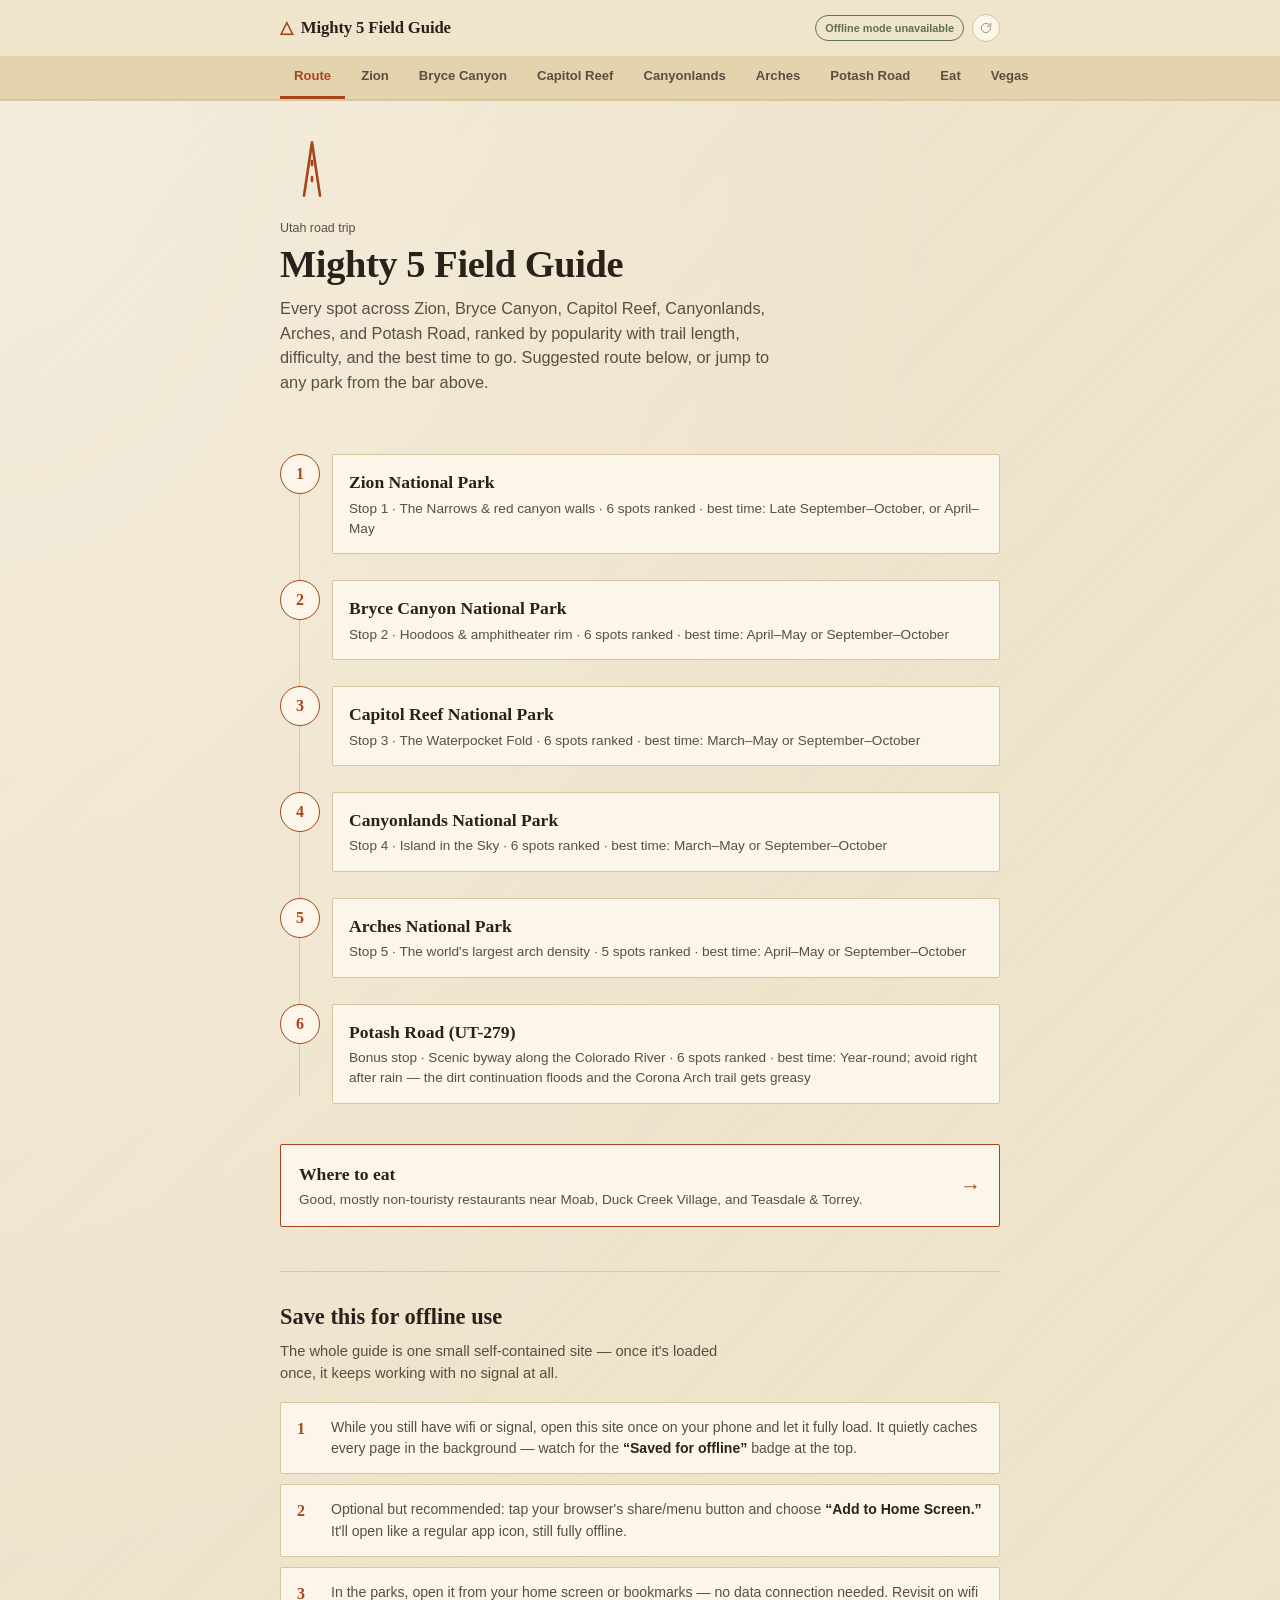
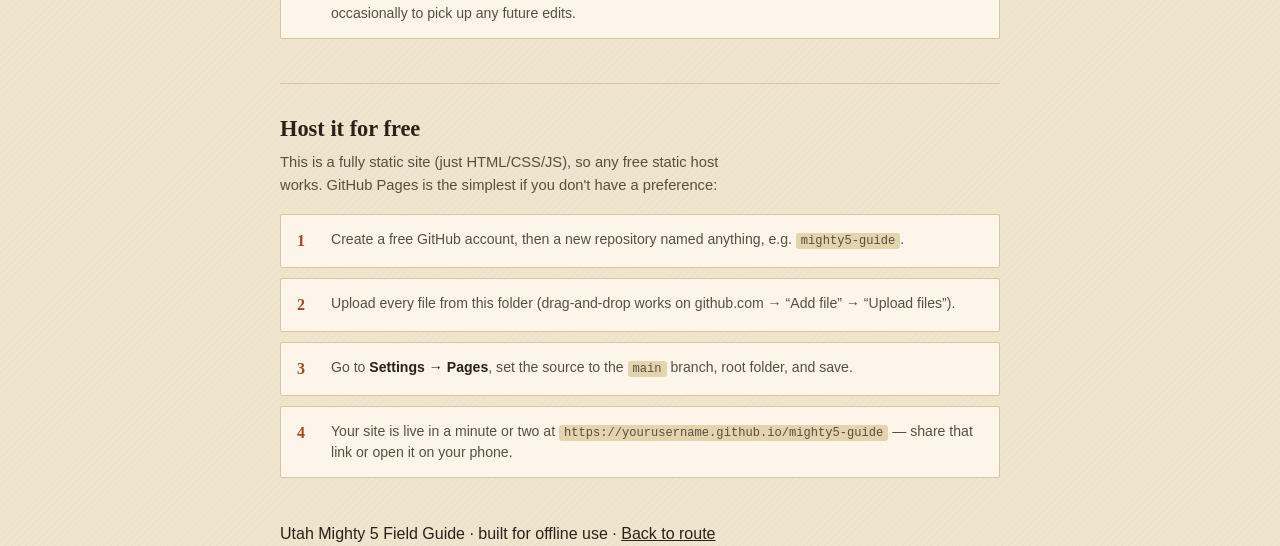
<file: index.html>
<!DOCTYPE html>
<html lang="en">
<head>
<meta charset="UTF-8">
<meta name="viewport" content="width=device-width, initial-scale=1, viewport-fit=cover">
<title>Mighty 5 Field Guide — Utah National Parks Trip</title>
<meta name="description" content="A ranked, offline-ready guide to Zion, Bryce Canyon, Capitol Reef, Canyonlands, Arches, and Potash Road.">
<link rel="manifest" href="manifest.json">
<meta name="theme-color" content="#EFE4CC">
<link rel="stylesheet" href="style.css">
</head>
<body>
  <header class="topbar">
    <div class="topbar-inner">
      <a class="brand" href="index.html"><span class="mark">&#9651;</span> Mighty 5 Field Guide</a>
      <div class="topbar-actions">
        <span class="offline-pill" id="offlinePill">Caching for offline…</span>
        <button class="refresh-btn" id="refreshBtn" type="button" title="Refresh content (ignores cache)" aria-label="Refresh content (ignores cache)">
          <svg class="icon" viewBox="0 0 48 48"><path d="M40 24a16 16 0 1 1-4.7-11.3" /><path d="M40 8v10h-10" /></svg>
        </button>
      </div>
    </div>
    <nav class="parknav"><div class="parknav-inner">
      <a href="index.html" class="active">Route</a>
      <a href="zion.html" class="">Zion</a>
      <a href="bryce-canyon.html" class="">Bryce Canyon</a>
      <a href="capitol-reef.html" class="">Capitol Reef</a>
      <a href="canyonlands.html" class="">Canyonlands</a>
      <a href="arches.html" class="">Arches</a>
      <a href="potash-road.html" class="">Potash Road</a>
      <a href="eat.html" class="">Eat</a>
      <a href="vegas.html" class="">Vegas</a>
    </div></nav>
  </header>
  <main class="wrap">
    <section class="hero">
      <svg class="icon hero-icon" viewBox="0 0 48 48"><path d="M18 44l6-40M30 44l-6-40" /><path d="M24 6v6M24 18v6M24 30v6" stroke-dasharray="3 4"/></svg>
      <p class="hero-eyebrow">Utah road trip</p>
      <h1>Mighty 5 Field Guide</h1>
      <p class="lede">Every spot across Zion, Bryce Canyon, Capitol Reef, Canyonlands, Arches, and Potash Road, ranked by popularity with trail length, difficulty, and the best time to go. Suggested route below, or jump to any park from the bar above.</p>
    </section>

    <ol class="route">
      <li>
        <span class="route-num">1</span>
        <a href="zion.html">
          <h3>Zion National Park</h3>
          <p>Stop 1 · The Narrows &amp; red canyon walls &middot; 6 spots ranked &middot; best time: Late September–October, or April–May</p>
        </a>
      </li>
      <li>
        <span class="route-num">2</span>
        <a href="bryce-canyon.html">
          <h3>Bryce Canyon National Park</h3>
          <p>Stop 2 · Hoodoos &amp; amphitheater rim &middot; 6 spots ranked &middot; best time: April–May or September–October</p>
        </a>
      </li>
      <li>
        <span class="route-num">3</span>
        <a href="capitol-reef.html">
          <h3>Capitol Reef National Park</h3>
          <p>Stop 3 · The Waterpocket Fold &middot; 6 spots ranked &middot; best time: March–May or September–October</p>
        </a>
      </li>
      <li>
        <span class="route-num">4</span>
        <a href="canyonlands.html">
          <h3>Canyonlands National Park</h3>
          <p>Stop 4 · Island in the Sky &middot; 6 spots ranked &middot; best time: March–May or September–October</p>
        </a>
      </li>
      <li>
        <span class="route-num">5</span>
        <a href="arches.html">
          <h3>Arches National Park</h3>
          <p>Stop 5 · The world&#x27;s largest arch density &middot; 5 spots ranked &middot; best time: April–May or September–October</p>
        </a>
      </li>
      <li>
        <span class="route-num">6</span>
        <a href="potash-road.html">
          <h3>Potash Road (UT-279)</h3>
          <p>Bonus stop · Scenic byway along the Colorado River &middot; 6 spots ranked &middot; best time: Year-round; avoid right after rain — the dirt continuation floods and the Corona Arch trail gets greasy</p>
        </a>
      </li>
    </ol>

    <a class="eat-teaser" href="eat.html">
      <div>
        <h3>Where to eat</h3>
        <p>Good, mostly non-touristy restaurants near Moab, Duck Creek Village, and Teasdale &amp; Torrey.</p>
      </div>
      <span class="eat-teaser-arrow">&rarr;</span>
    </a>

    <section class="setup">
      <h2>Save this for offline use</h2>
      <p>The whole guide is one small self-contained site — once it's loaded once, it keeps working with no signal at all.</p>
      <div class="setup-grid">
        <div class="setup-card"><span class="num">1</span><p>While you still have wifi or signal, open this site once on your phone and let it fully load. It quietly caches every page in the background — watch for the <strong>&ldquo;Saved for offline&rdquo;</strong> badge at the top.</p></div>
        <div class="setup-card"><span class="num">2</span><p>Optional but recommended: tap your browser's share/menu button and choose <strong>&ldquo;Add to Home Screen.&rdquo;</strong> It'll open like a regular app icon, still fully offline.</p></div>
        <div class="setup-card"><span class="num">3</span><p>In the parks, open it from your home screen or bookmarks — no data connection needed. Revisit on wifi occasionally to pick up any future edits.</p></div>
      </div>
    </section>

    <section class="setup">
      <h2>Host it for free</h2>
      <p>This is a fully static site (just HTML/CSS/JS), so any free static host works. GitHub Pages is the simplest if you don't have a preference:</p>
      <div class="setup-grid">
        <div class="setup-card"><span class="num">1</span><p>Create a free GitHub account, then a new repository named anything, e.g. <code>mighty5-guide</code>.</p></div>
        <div class="setup-card"><span class="num">2</span><p>Upload every file from this folder (drag-and-drop works on github.com &rarr; &ldquo;Add file&rdquo; &rarr; &ldquo;Upload files&rdquo;).</p></div>
        <div class="setup-card"><span class="num">3</span><p>Go to <strong>Settings &rarr; Pages</strong>, set the source to the <code>main</code> branch, root folder, and save.</p></div>
        <div class="setup-card"><span class="num">4</span><p>Your site is live in a minute or two at <code>https://yourusername.github.io/mighty5-guide</code> — share that link or open it on your phone.</p></div>
      </div>
    </section>
  </main>
  <footer class="wrap">
    Utah Mighty 5 Field Guide &middot; built for offline use &middot; <a href="index.html">Back to route</a>
  </footer>
  <script src="app.js"></script>
</body>
</html>
</file>
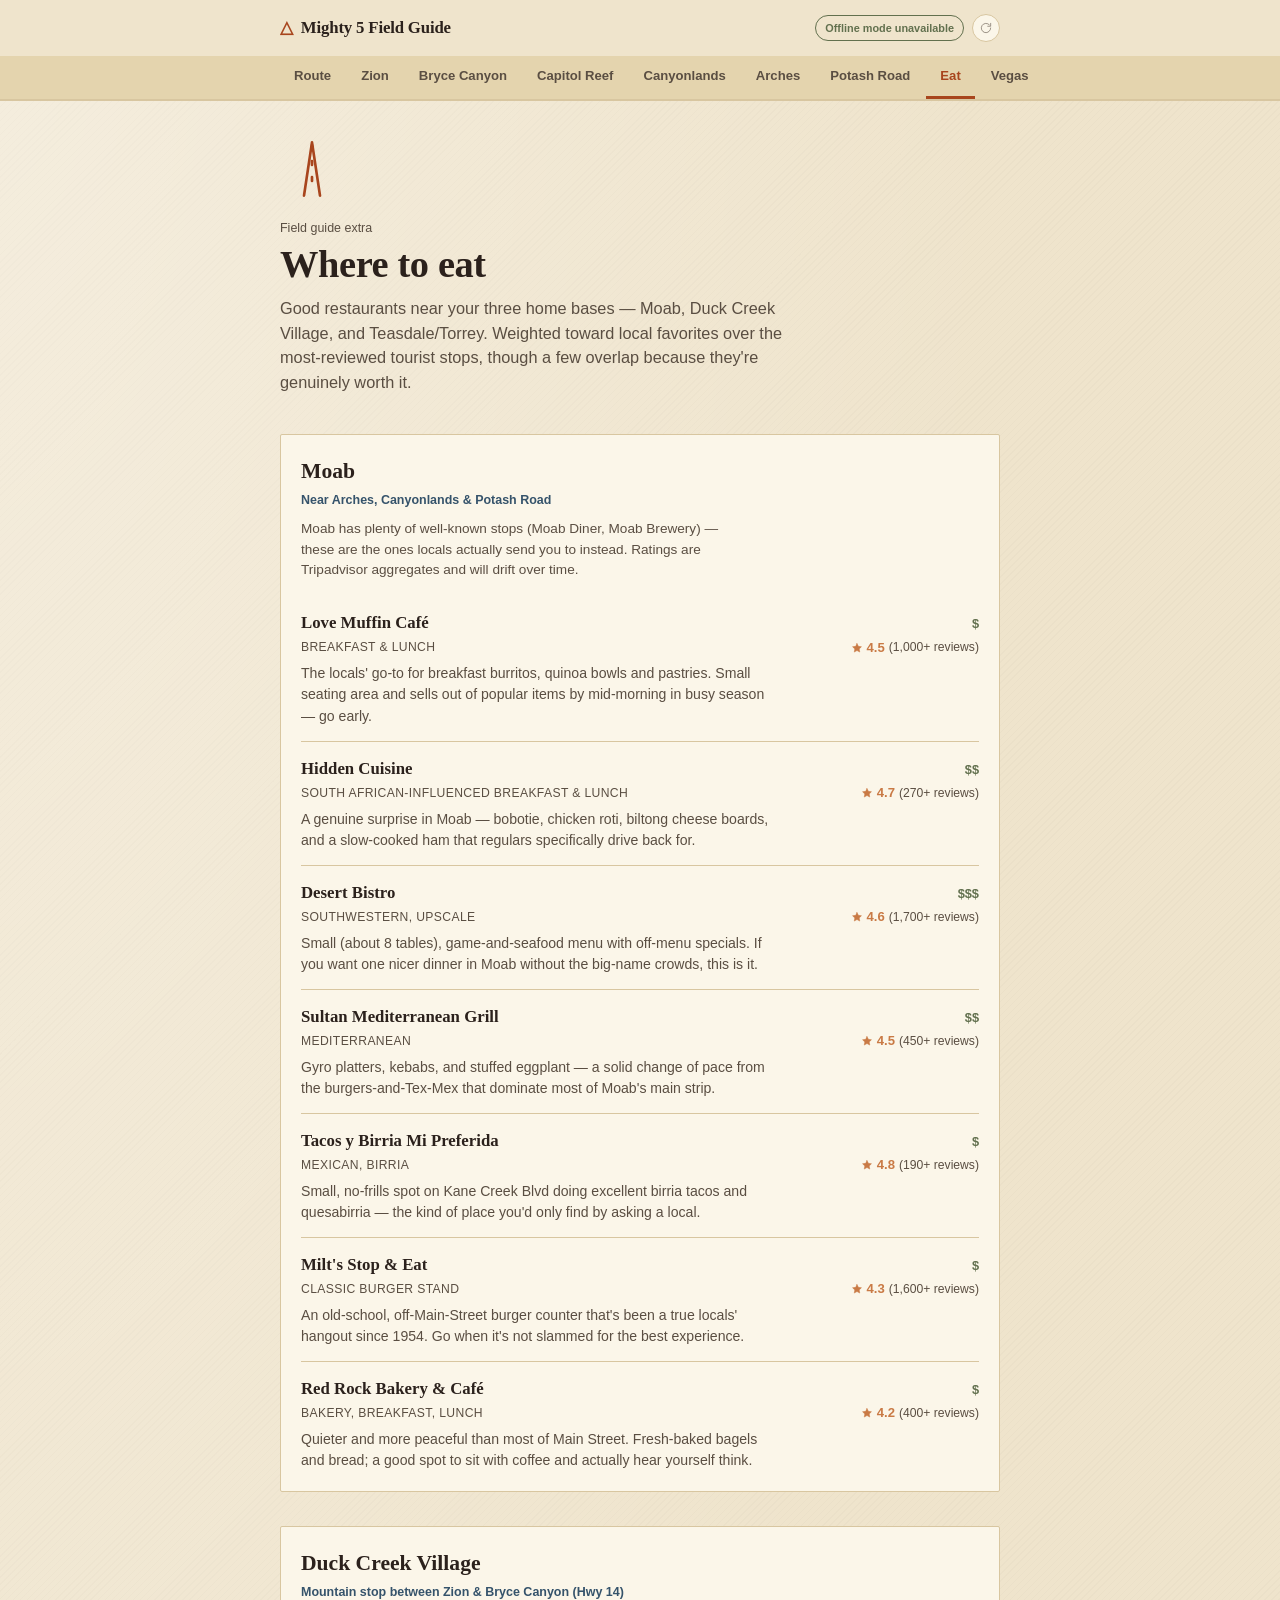
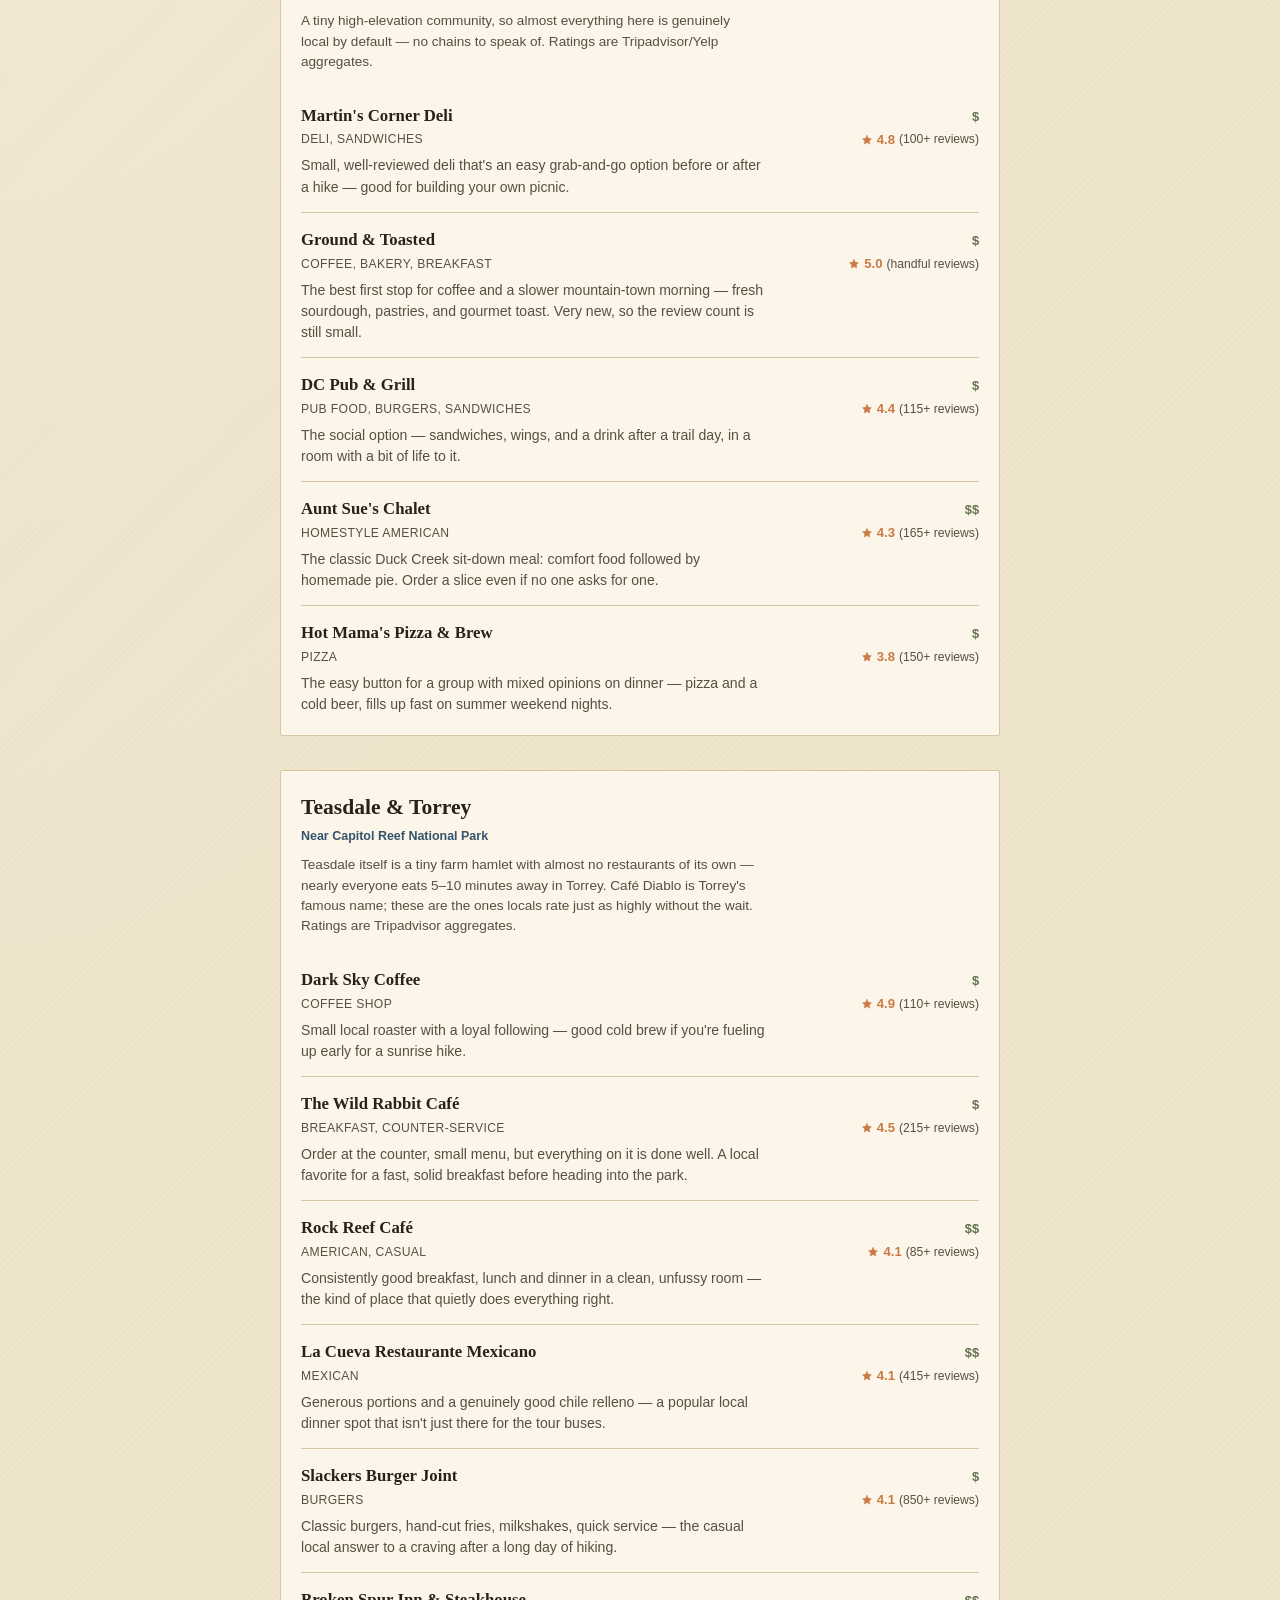
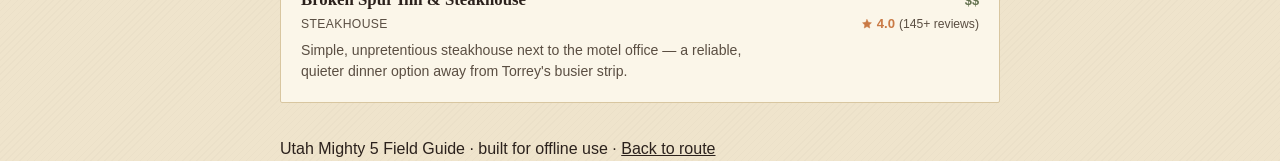
<file: eat.html>
<!DOCTYPE html>
<html lang="en">
<head>
<meta charset="UTF-8">
<meta name="viewport" content="width=device-width, initial-scale=1, viewport-fit=cover">
<title>Where to Eat — Mighty 5 Field Guide</title>
<meta name="description" content="Good, mostly non-touristy restaurants near Moab, Duck Creek Village, and Teasdale/Torrey, Utah.">
<link rel="manifest" href="manifest.json">
<meta name="theme-color" content="#EFE4CC">
<link rel="stylesheet" href="style.css">
</head>
<body>
  <header class="topbar">
    <div class="topbar-inner">
      <a class="brand" href="index.html"><span class="mark">&#9651;</span> Mighty 5 Field Guide</a>
      <div class="topbar-actions">
        <span class="offline-pill" id="offlinePill">Caching for offline…</span>
        <button class="refresh-btn" id="refreshBtn" type="button" title="Refresh content (ignores cache)" aria-label="Refresh content (ignores cache)">
          <svg class="icon" viewBox="0 0 48 48"><path d="M40 24a16 16 0 1 1-4.7-11.3" /><path d="M40 8v10h-10" /></svg>
        </button>
      </div>
    </div>
    <nav class="parknav"><div class="parknav-inner">
      <a href="index.html" class="">Route</a>
      <a href="zion.html" class="">Zion</a>
      <a href="bryce-canyon.html" class="">Bryce Canyon</a>
      <a href="capitol-reef.html" class="">Capitol Reef</a>
      <a href="canyonlands.html" class="">Canyonlands</a>
      <a href="arches.html" class="">Arches</a>
      <a href="potash-road.html" class="">Potash Road</a>
      <a href="eat.html" class="active">Eat</a>
      <a href="vegas.html" class="">Vegas</a>
    </div></nav>
  </header>
  <main class="wrap">
    <section class="hero">
      <svg class="icon hero-icon" viewBox="0 0 48 48"><path d="M18 44l6-40M30 44l-6-40" /><path d="M24 6v6M24 18v6M24 30v6" stroke-dasharray="3 4"/></svg>
      <p class="hero-eyebrow">Field guide extra</p>
      <h1>Where to eat</h1>
      <p class="lede">Good restaurants near your three home bases — Moab, Duck Creek Village, and Teasdale/Torrey. Weighted toward local favorites over the most-reviewed tourist stops, though a few overlap because they're genuinely worth it.</p>
    </section>

    <section class="town">
      <h2>Moab</h2>
      <p class="town-kicker">Near Arches, Canyonlands &amp; Potash Road</p>
      <p class="town-note">Moab has plenty of well-known stops (Moab Diner, Moab Brewery) — these are the ones locals actually send you to instead. Ratings are Tripadvisor aggregates and will drift over time.</p>
      <ul class="eatery-list">
      <li class="eatery">
        <div class="eatery-top">
          <h4>Love Muffin Café</h4>
          <span class="eatery-price">$</span>
        </div>
        <div class="eatery-meta">
          <span class="eatery-cuisine">Breakfast &amp; lunch</span>
          <span class="eatery-rating"><svg class="icon" viewBox="0 0 48 48"><path d="M24 6l5.4 11.3 12.4 1.7-9 8.8 2.2 12.4L24 34l-11 6.2 2.2-12.4-9-8.8 12.4-1.7z" /></svg> 4.5 <span class="eatery-reviews">(1,000+ reviews)</span></span>
        </div>
        <p class="eatery-note">The locals&#x27; go-to for breakfast burritos, quinoa bowls and pastries. Small seating area and sells out of popular items by mid-morning in busy season — go early.</p>
      </li>
      <li class="eatery">
        <div class="eatery-top">
          <h4>Hidden Cuisine</h4>
          <span class="eatery-price">$$</span>
        </div>
        <div class="eatery-meta">
          <span class="eatery-cuisine">South African-influenced breakfast &amp; lunch</span>
          <span class="eatery-rating"><svg class="icon" viewBox="0 0 48 48"><path d="M24 6l5.4 11.3 12.4 1.7-9 8.8 2.2 12.4L24 34l-11 6.2 2.2-12.4-9-8.8 12.4-1.7z" /></svg> 4.7 <span class="eatery-reviews">(270+ reviews)</span></span>
        </div>
        <p class="eatery-note">A genuine surprise in Moab — bobotie, chicken roti, biltong cheese boards, and a slow-cooked ham that regulars specifically drive back for.</p>
      </li>
      <li class="eatery">
        <div class="eatery-top">
          <h4>Desert Bistro</h4>
          <span class="eatery-price">$$$</span>
        </div>
        <div class="eatery-meta">
          <span class="eatery-cuisine">Southwestern, upscale</span>
          <span class="eatery-rating"><svg class="icon" viewBox="0 0 48 48"><path d="M24 6l5.4 11.3 12.4 1.7-9 8.8 2.2 12.4L24 34l-11 6.2 2.2-12.4-9-8.8 12.4-1.7z" /></svg> 4.6 <span class="eatery-reviews">(1,700+ reviews)</span></span>
        </div>
        <p class="eatery-note">Small (about 8 tables), game-and-seafood menu with off-menu specials. If you want one nicer dinner in Moab without the big-name crowds, this is it.</p>
      </li>
      <li class="eatery">
        <div class="eatery-top">
          <h4>Sultan Mediterranean Grill</h4>
          <span class="eatery-price">$$</span>
        </div>
        <div class="eatery-meta">
          <span class="eatery-cuisine">Mediterranean</span>
          <span class="eatery-rating"><svg class="icon" viewBox="0 0 48 48"><path d="M24 6l5.4 11.3 12.4 1.7-9 8.8 2.2 12.4L24 34l-11 6.2 2.2-12.4-9-8.8 12.4-1.7z" /></svg> 4.5 <span class="eatery-reviews">(450+ reviews)</span></span>
        </div>
        <p class="eatery-note">Gyro platters, kebabs, and stuffed eggplant — a solid change of pace from the burgers-and-Tex-Mex that dominate most of Moab&#x27;s main strip.</p>
      </li>
      <li class="eatery">
        <div class="eatery-top">
          <h4>Tacos y Birria Mi Preferida</h4>
          <span class="eatery-price">$</span>
        </div>
        <div class="eatery-meta">
          <span class="eatery-cuisine">Mexican, birria</span>
          <span class="eatery-rating"><svg class="icon" viewBox="0 0 48 48"><path d="M24 6l5.4 11.3 12.4 1.7-9 8.8 2.2 12.4L24 34l-11 6.2 2.2-12.4-9-8.8 12.4-1.7z" /></svg> 4.8 <span class="eatery-reviews">(190+ reviews)</span></span>
        </div>
        <p class="eatery-note">Small, no-frills spot on Kane Creek Blvd doing excellent birria tacos and quesabirria — the kind of place you&#x27;d only find by asking a local.</p>
      </li>
      <li class="eatery">
        <div class="eatery-top">
          <h4>Milt&#x27;s Stop &amp; Eat</h4>
          <span class="eatery-price">$</span>
        </div>
        <div class="eatery-meta">
          <span class="eatery-cuisine">Classic burger stand</span>
          <span class="eatery-rating"><svg class="icon" viewBox="0 0 48 48"><path d="M24 6l5.4 11.3 12.4 1.7-9 8.8 2.2 12.4L24 34l-11 6.2 2.2-12.4-9-8.8 12.4-1.7z" /></svg> 4.3 <span class="eatery-reviews">(1,600+ reviews)</span></span>
        </div>
        <p class="eatery-note">An old-school, off-Main-Street burger counter that&#x27;s been a true locals&#x27; hangout since 1954. Go when it&#x27;s not slammed for the best experience.</p>
      </li>
      <li class="eatery">
        <div class="eatery-top">
          <h4>Red Rock Bakery &amp; Café</h4>
          <span class="eatery-price">$</span>
        </div>
        <div class="eatery-meta">
          <span class="eatery-cuisine">Bakery, breakfast, lunch</span>
          <span class="eatery-rating"><svg class="icon" viewBox="0 0 48 48"><path d="M24 6l5.4 11.3 12.4 1.7-9 8.8 2.2 12.4L24 34l-11 6.2 2.2-12.4-9-8.8 12.4-1.7z" /></svg> 4.2 <span class="eatery-reviews">(400+ reviews)</span></span>
        </div>
        <p class="eatery-note">Quieter and more peaceful than most of Main Street. Fresh-baked bagels and bread; a good spot to sit with coffee and actually hear yourself think.</p>
      </li>
      </ul>
    </section>

    <section class="town">
      <h2>Duck Creek Village</h2>
      <p class="town-kicker">Mountain stop between Zion &amp; Bryce Canyon (Hwy 14)</p>
      <p class="town-note">A tiny high-elevation community, so almost everything here is genuinely local by default — no chains to speak of. Ratings are Tripadvisor/Yelp aggregates.</p>
      <ul class="eatery-list">
      <li class="eatery">
        <div class="eatery-top">
          <h4>Martin&#x27;s Corner Deli</h4>
          <span class="eatery-price">$</span>
        </div>
        <div class="eatery-meta">
          <span class="eatery-cuisine">Deli, sandwiches</span>
          <span class="eatery-rating"><svg class="icon" viewBox="0 0 48 48"><path d="M24 6l5.4 11.3 12.4 1.7-9 8.8 2.2 12.4L24 34l-11 6.2 2.2-12.4-9-8.8 12.4-1.7z" /></svg> 4.8 <span class="eatery-reviews">(100+ reviews)</span></span>
        </div>
        <p class="eatery-note">Small, well-reviewed deli that&#x27;s an easy grab-and-go option before or after a hike — good for building your own picnic.</p>
      </li>
      <li class="eatery">
        <div class="eatery-top">
          <h4>Ground &amp; Toasted</h4>
          <span class="eatery-price">$</span>
        </div>
        <div class="eatery-meta">
          <span class="eatery-cuisine">Coffee, bakery, breakfast</span>
          <span class="eatery-rating"><svg class="icon" viewBox="0 0 48 48"><path d="M24 6l5.4 11.3 12.4 1.7-9 8.8 2.2 12.4L24 34l-11 6.2 2.2-12.4-9-8.8 12.4-1.7z" /></svg> 5.0 <span class="eatery-reviews">(handful reviews)</span></span>
        </div>
        <p class="eatery-note">The best first stop for coffee and a slower mountain-town morning — fresh sourdough, pastries, and gourmet toast. Very new, so the review count is still small.</p>
      </li>
      <li class="eatery">
        <div class="eatery-top">
          <h4>DC Pub &amp; Grill</h4>
          <span class="eatery-price">$</span>
        </div>
        <div class="eatery-meta">
          <span class="eatery-cuisine">Pub food, burgers, sandwiches</span>
          <span class="eatery-rating"><svg class="icon" viewBox="0 0 48 48"><path d="M24 6l5.4 11.3 12.4 1.7-9 8.8 2.2 12.4L24 34l-11 6.2 2.2-12.4-9-8.8 12.4-1.7z" /></svg> 4.4 <span class="eatery-reviews">(115+ reviews)</span></span>
        </div>
        <p class="eatery-note">The social option — sandwiches, wings, and a drink after a trail day, in a room with a bit of life to it.</p>
      </li>
      <li class="eatery">
        <div class="eatery-top">
          <h4>Aunt Sue&#x27;s Chalet</h4>
          <span class="eatery-price">$$</span>
        </div>
        <div class="eatery-meta">
          <span class="eatery-cuisine">Homestyle American</span>
          <span class="eatery-rating"><svg class="icon" viewBox="0 0 48 48"><path d="M24 6l5.4 11.3 12.4 1.7-9 8.8 2.2 12.4L24 34l-11 6.2 2.2-12.4-9-8.8 12.4-1.7z" /></svg> 4.3 <span class="eatery-reviews">(165+ reviews)</span></span>
        </div>
        <p class="eatery-note">The classic Duck Creek sit-down meal: comfort food followed by homemade pie. Order a slice even if no one asks for one.</p>
      </li>
      <li class="eatery">
        <div class="eatery-top">
          <h4>Hot Mama&#x27;s Pizza &amp; Brew</h4>
          <span class="eatery-price">$</span>
        </div>
        <div class="eatery-meta">
          <span class="eatery-cuisine">Pizza</span>
          <span class="eatery-rating"><svg class="icon" viewBox="0 0 48 48"><path d="M24 6l5.4 11.3 12.4 1.7-9 8.8 2.2 12.4L24 34l-11 6.2 2.2-12.4-9-8.8 12.4-1.7z" /></svg> 3.8 <span class="eatery-reviews">(150+ reviews)</span></span>
        </div>
        <p class="eatery-note">The easy button for a group with mixed opinions on dinner — pizza and a cold beer, fills up fast on summer weekend nights.</p>
      </li>
      </ul>
    </section>

    <section class="town">
      <h2>Teasdale &amp; Torrey</h2>
      <p class="town-kicker">Near Capitol Reef National Park</p>
      <p class="town-note">Teasdale itself is a tiny farm hamlet with almost no restaurants of its own — nearly everyone eats 5–10 minutes away in Torrey. Café Diablo is Torrey&#x27;s famous name; these are the ones locals rate just as highly without the wait. Ratings are Tripadvisor aggregates.</p>
      <ul class="eatery-list">
      <li class="eatery">
        <div class="eatery-top">
          <h4>Dark Sky Coffee</h4>
          <span class="eatery-price">$</span>
        </div>
        <div class="eatery-meta">
          <span class="eatery-cuisine">Coffee shop</span>
          <span class="eatery-rating"><svg class="icon" viewBox="0 0 48 48"><path d="M24 6l5.4 11.3 12.4 1.7-9 8.8 2.2 12.4L24 34l-11 6.2 2.2-12.4-9-8.8 12.4-1.7z" /></svg> 4.9 <span class="eatery-reviews">(110+ reviews)</span></span>
        </div>
        <p class="eatery-note">Small local roaster with a loyal following — good cold brew if you&#x27;re fueling up early for a sunrise hike.</p>
      </li>
      <li class="eatery">
        <div class="eatery-top">
          <h4>The Wild Rabbit Café</h4>
          <span class="eatery-price">$</span>
        </div>
        <div class="eatery-meta">
          <span class="eatery-cuisine">Breakfast, counter-service</span>
          <span class="eatery-rating"><svg class="icon" viewBox="0 0 48 48"><path d="M24 6l5.4 11.3 12.4 1.7-9 8.8 2.2 12.4L24 34l-11 6.2 2.2-12.4-9-8.8 12.4-1.7z" /></svg> 4.5 <span class="eatery-reviews">(215+ reviews)</span></span>
        </div>
        <p class="eatery-note">Order at the counter, small menu, but everything on it is done well. A local favorite for a fast, solid breakfast before heading into the park.</p>
      </li>
      <li class="eatery">
        <div class="eatery-top">
          <h4>Rock Reef Café</h4>
          <span class="eatery-price">$$</span>
        </div>
        <div class="eatery-meta">
          <span class="eatery-cuisine">American, casual</span>
          <span class="eatery-rating"><svg class="icon" viewBox="0 0 48 48"><path d="M24 6l5.4 11.3 12.4 1.7-9 8.8 2.2 12.4L24 34l-11 6.2 2.2-12.4-9-8.8 12.4-1.7z" /></svg> 4.1 <span class="eatery-reviews">(85+ reviews)</span></span>
        </div>
        <p class="eatery-note">Consistently good breakfast, lunch and dinner in a clean, unfussy room — the kind of place that quietly does everything right.</p>
      </li>
      <li class="eatery">
        <div class="eatery-top">
          <h4>La Cueva Restaurante Mexicano</h4>
          <span class="eatery-price">$$</span>
        </div>
        <div class="eatery-meta">
          <span class="eatery-cuisine">Mexican</span>
          <span class="eatery-rating"><svg class="icon" viewBox="0 0 48 48"><path d="M24 6l5.4 11.3 12.4 1.7-9 8.8 2.2 12.4L24 34l-11 6.2 2.2-12.4-9-8.8 12.4-1.7z" /></svg> 4.1 <span class="eatery-reviews">(415+ reviews)</span></span>
        </div>
        <p class="eatery-note">Generous portions and a genuinely good chile relleno — a popular local dinner spot that isn&#x27;t just there for the tour buses.</p>
      </li>
      <li class="eatery">
        <div class="eatery-top">
          <h4>Slackers Burger Joint</h4>
          <span class="eatery-price">$</span>
        </div>
        <div class="eatery-meta">
          <span class="eatery-cuisine">Burgers</span>
          <span class="eatery-rating"><svg class="icon" viewBox="0 0 48 48"><path d="M24 6l5.4 11.3 12.4 1.7-9 8.8 2.2 12.4L24 34l-11 6.2 2.2-12.4-9-8.8 12.4-1.7z" /></svg> 4.1 <span class="eatery-reviews">(850+ reviews)</span></span>
        </div>
        <p class="eatery-note">Classic burgers, hand-cut fries, milkshakes, quick service — the casual local answer to a craving after a long day of hiking.</p>
      </li>
      <li class="eatery">
        <div class="eatery-top">
          <h4>Broken Spur Inn &amp; Steakhouse</h4>
          <span class="eatery-price">$$</span>
        </div>
        <div class="eatery-meta">
          <span class="eatery-cuisine">Steakhouse</span>
          <span class="eatery-rating"><svg class="icon" viewBox="0 0 48 48"><path d="M24 6l5.4 11.3 12.4 1.7-9 8.8 2.2 12.4L24 34l-11 6.2 2.2-12.4-9-8.8 12.4-1.7z" /></svg> 4.0 <span class="eatery-reviews">(145+ reviews)</span></span>
        </div>
        <p class="eatery-note">Simple, unpretentious steakhouse next to the motel office — a reliable, quieter dinner option away from Torrey&#x27;s busier strip.</p>
      </li>
      </ul>
    </section>
  </main>
  <footer class="wrap">
    Utah Mighty 5 Field Guide &middot; built for offline use &middot; <a href="index.html">Back to route</a>
  </footer>
  <script src="app.js"></script>
</body>
</html>
</file>
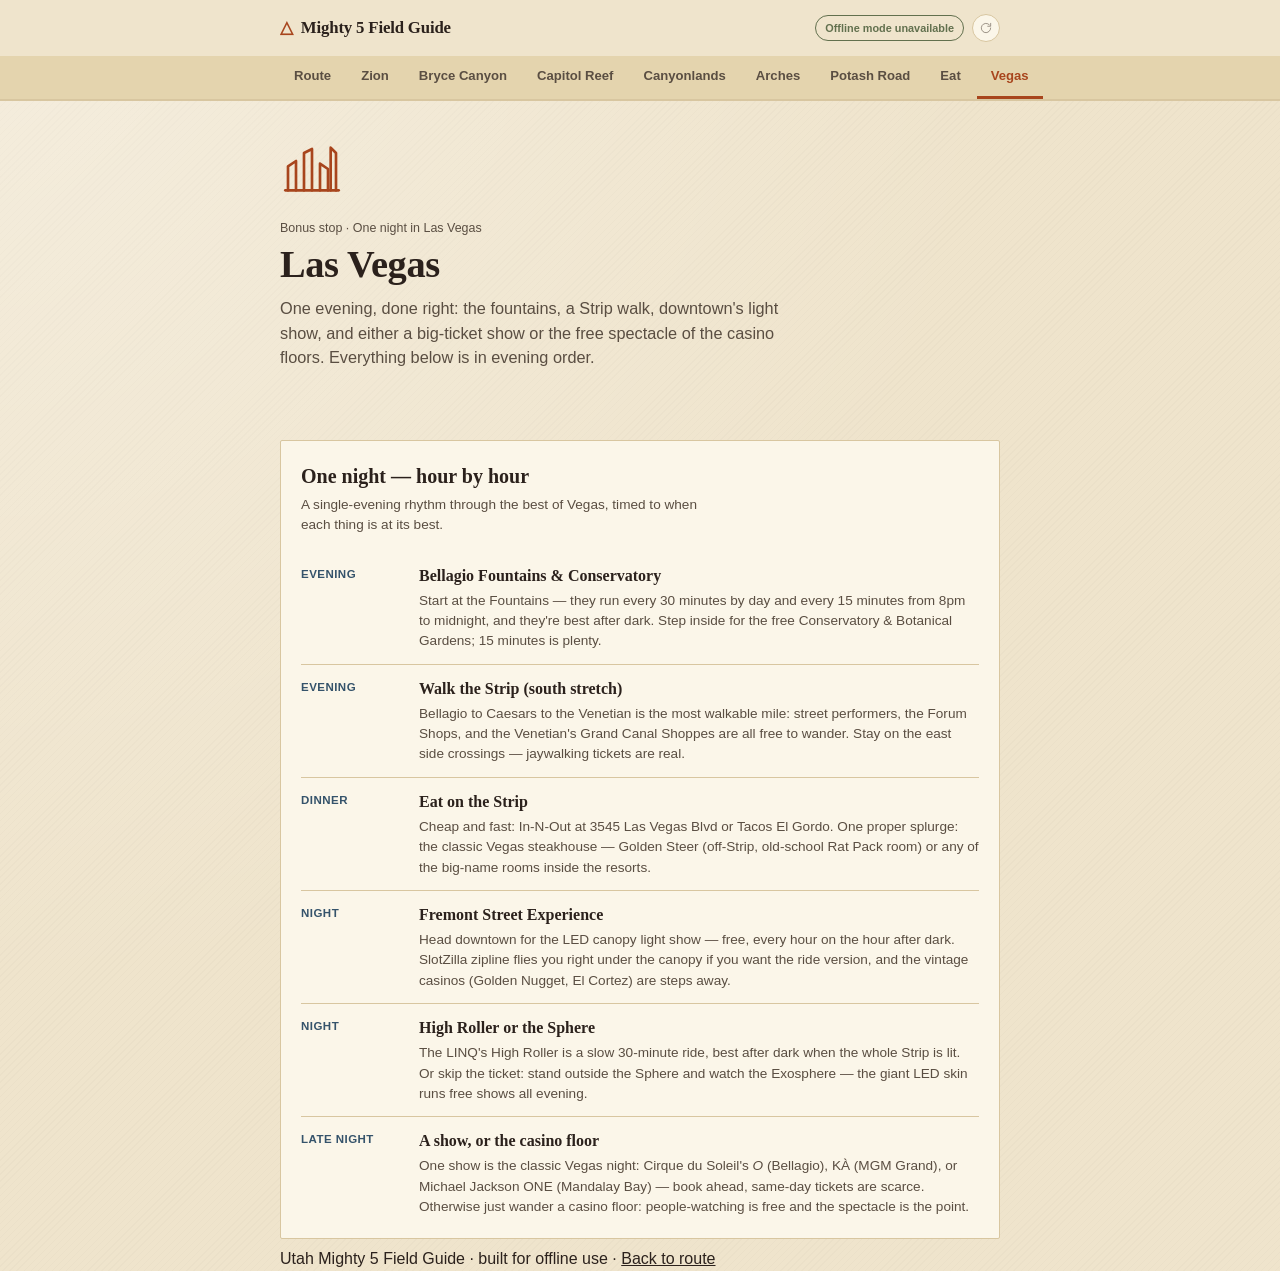
<file: vegas.html>
<!DOCTYPE html>
<html lang="en">
<head>
<meta charset="UTF-8">
<meta name="viewport" content="width=device-width, initial-scale=1, viewport-fit=cover">
<title>Las Vegas — Mighty 5 Field Guide</title>
<meta name="description" content="Things to do in Las Vegas for one night: the Strip, Fremont Street, the Sphere, and a show.">
<link rel="manifest" href="manifest.json">
<meta name="theme-color" content="#EFE4CC">
<link rel="stylesheet" href="style.css">
</head>
<body>
  <header class="topbar">
    <div class="topbar-inner">
      <a class="brand" href="index.html"><span class="mark">&#9651;</span> Mighty 5 Field Guide</a>
      <div class="topbar-actions">
        <span class="offline-pill" id="offlinePill">Caching for offline…</span>
        <button class="refresh-btn" id="refreshBtn" type="button" title="Refresh content (ignores cache)" aria-label="Refresh content (ignores cache)">
          <svg class="icon" viewBox="0 0 48 48"><path d="M40 24a16 16 0 1 1-4.7-11.3" /><path d="M40 8v10h-10" /></svg>
        </button>
      </div>
    </div>
    <nav class="parknav"><div class="parknav-inner">
      <a href="index.html" class="">Route</a>
      <a href="zion.html" class="">Zion</a>
      <a href="bryce-canyon.html" class="">Bryce Canyon</a>
      <a href="capitol-reef.html" class="">Capitol Reef</a>
      <a href="canyonlands.html" class="">Canyonlands</a>
      <a href="arches.html" class="">Arches</a>
      <a href="potash-road.html" class="">Potash Road</a>
      <a href="eat.html" class="">Eat</a>
      <a href="vegas.html" class="active">Vegas</a>
    </div></nav>
  </header>
  <main class="wrap">
    <section class="hero">
      <svg class="icon hero-icon" viewBox="0 0 48 48"><path d="M6 40V22l6-4v22M18 40V12l6-3v31M30 40V20l6 4v16" /><path d="M38 40V8l4 4v28" /><path d="M4 40h40" /></svg>
      <p class="hero-eyebrow">Bonus stop · One night in Las Vegas</p>
      <h1>Las Vegas</h1>
      <p class="lede">One evening, done right: the fountains, a Strip walk, downtown's light show, and either a big-ticket show or the free spectacle of the casino floors. Everything below is in evening order.</p>
    </section>

    <section class="tod">
      <h2>One night &mdash; hour by hour</h2>
      <p class="tod-lede">A single-evening rhythm through the best of Vegas, timed to when each thing is at its best.</p>
      <ul class="tod-list">
      <li class="tod-row">
        <div class="tod-time">Evening</div>
        <div class="tod-body">
          <h4>Bellagio Fountains &amp; Conservatory</h4>
          <p>Start at the Fountains — they run every 30 minutes by day and every 15 minutes from 8pm to midnight, and they're best after dark. Step inside for the free Conservatory &amp; Botanical Gardens; 15 minutes is plenty.</p>
        </div>
      </li>
      <li class="tod-row">
        <div class="tod-time">Evening</div>
        <div class="tod-body">
          <h4>Walk the Strip (south stretch)</h4>
          <p>Bellagio to Caesars to the Venetian is the most walkable mile: street performers, the Forum Shops, and the Venetian's Grand Canal Shoppes are all free to wander. Stay on the east side crossings — jaywalking tickets are real.</p>
        </div>
      </li>
      <li class="tod-row">
        <div class="tod-time">Dinner</div>
        <div class="tod-body">
          <h4>Eat on the Strip</h4>
          <p>Cheap and fast: In-N-Out at 3545 Las Vegas Blvd or Tacos El Gordo. One proper splurge: the classic Vegas steakhouse — Golden Steer (off-Strip, old-school Rat Pack room) or any of the big-name rooms inside the resorts.</p>
        </div>
      </li>
      <li class="tod-row">
        <div class="tod-time">Night</div>
        <div class="tod-body">
          <h4>Fremont Street Experience</h4>
          <p>Head downtown for the LED canopy light show — free, every hour on the hour after dark. SlotZilla zipline flies you right under the canopy if you want the ride version, and the vintage casinos (Golden Nugget, El Cortez) are steps away.</p>
        </div>
      </li>
      <li class="tod-row">
        <div class="tod-time">Night</div>
        <div class="tod-body">
          <h4>High Roller or the Sphere</h4>
          <p>The LINQ's High Roller is a slow 30-minute ride, best after dark when the whole Strip is lit. Or skip the ticket: stand outside the Sphere and watch the Exosphere — the giant LED skin runs free shows all evening.</p>
        </div>
      </li>
      <li class="tod-row">
        <div class="tod-time">Late night</div>
        <div class="tod-body">
          <h4>A show, or the casino floor</h4>
          <p>One show is the classic Vegas night: Cirque du Soleil's <i>O</i> (Bellagio), K&Agrave; (MGM Grand), or Michael Jackson ONE (Mandalay Bay) — book ahead, same-day tickets are scarce. Otherwise just wander a casino floor: people-watching is free and the spectacle is the point.</p>
        </div>
      </li>
      </ul>
    </section>
  </main>
  <footer class="wrap">
    Utah Mighty 5 Field Guide &middot; built for offline use &middot; <a href="index.html">Back to route</a>
  </footer>
  <script src="app.js"></script>
</body>
</html>
</file>
<file: style.css>
/* ============================================================
   Utah Mighty 5 — trip field guide
   A desert-survey / trail-sign aesthetic: warm sandstone paper,
   rust ink, hand-set serif headings, tabular data rows.
   ============================================================ */

:root{
  --sand:        #EFE4CC;
  --sand-deep:   #E4D4AE;
  --card:        #FBF6E9;
  --ink:         #2B211C;
  --ink-soft:    #5A4E42;
  --rust:        #A8451D;
  --rust-deep:   #7E3512;
  --clay:        #C97A45;
  --sage:        #62704E;
  --dusk:        #35536B;
  --line:        #D8C6A0;
  --shadow:      rgba(43,33,28,0.16);
  --radius-card: 2px;
  --serif: ui-serif, Georgia, "Iowan Old Style", "Times New Roman", serif;
  --sans: -apple-system, BlinkMacSystemFont, "Segoe UI", Roboto, "Helvetica Neue", Arial, sans-serif;
}

*{box-sizing:border-box;}
html{-webkit-text-size-adjust:100%;}
body{
  margin:0;
  background:var(--sand);
  background-image:
    radial-gradient(ellipse at top left, rgba(255,255,255,0.35), transparent 55%),
    repeating-linear-gradient(135deg, rgba(43,33,28,0.02) 0px, rgba(43,33,28,0.02) 1px, transparent 1px, transparent 5px);
  color:var(--ink);
  font-family:var(--sans);
  line-height:1.5;
  -webkit-font-smoothing:antialiased;
}
a{color:inherit;}
img,svg{display:block;max-width:100%;}
.icon{width:1em;height:1em;display:inline-block;vertical-align:-0.15em;fill:none;stroke:currentColor;stroke-width:2;stroke-linecap:round;stroke-linejoin:round;}

/* ---------- layout shell ---------- */
.wrap{max-width:760px;margin:0 auto;padding:0 20px;}

/* ---------- top bar ---------- */
.topbar{
  position:sticky;top:0;z-index:20;
  background:var(--sand);
  border-bottom:1px solid var(--line);
}
.topbar-inner{
  max-width:760px;margin:0 auto;padding:14px 20px;
  display:flex;align-items:center;justify-content:space-between;gap:10px;
}
.brand{
  font-family:var(--serif);
  font-weight:700;
  font-size:1.05rem;
  letter-spacing:-0.01em;
  text-decoration:none;
  color:var(--ink);
  display:flex;align-items:center;gap:8px;
  white-space:nowrap;
  flex:0 1 auto;
  min-width:0;
  overflow:hidden;
  text-overflow:ellipsis;
}
@media (max-width:420px){
  .brand{font-size:0.86rem;}
  .offline-pill{padding:4px 7px;font-size:0.62rem;}
  .topbar-inner{gap:6px;}
  .topbar-actions{gap:6px;}
}
.brand .mark{color:var(--rust);}
.topbar-actions{
  display:flex;align-items:center;gap:8px;
  flex:0 0 auto;
}
.offline-pill{
  font-size:0.68rem;
  font-weight:600;
  padding:4px 9px;
  border-radius:20px;
  border:1px solid var(--sage);
  color:var(--sage);
  white-space:nowrap;
}
.offline-pill.is-ready{background:var(--sage);color:var(--card);}
.refresh-btn{
  display:flex;align-items:center;justify-content:center;
  width:28px;height:28px;
  padding:0;
  border-radius:50%;
  border:1px solid var(--line);
  background:var(--card);
  color:var(--ink-soft);
  cursor:pointer;
  flex:0 0 auto;
}
.refresh-btn:hover{border-color:var(--rust);color:var(--rust);}
.refresh-btn .icon{width:14px;height:14px;}
.refresh-btn.is-spinning .icon{animation:spin 0.8s linear infinite;}
@keyframes spin{from{transform:rotate(0deg);}to{transform:rotate(360deg);}}
@media (prefers-reduced-motion: reduce){
  .refresh-btn.is-spinning .icon{animation:none;}
}

/* ---------- horizontal park nav ---------- */
.parknav{
  overflow-x:auto;
  -webkit-overflow-scrolling:touch;
  border-bottom:1px solid var(--line);
  background:var(--sand-deep);
}
.parknav-inner{
  max-width:760px;margin:0 auto;padding:0 20px;
  display:flex;gap:2px;
}
.parknav a{
  flex:0 0 auto;
  padding:10px 14px;
  font-size:0.82rem;
  font-weight:600;
  text-decoration:none;
  color:var(--ink-soft);
  border-bottom:3px solid transparent;
  white-space:nowrap;
}
.parknav a.active{color:var(--rust);border-bottom-color:var(--rust);}

/* ---------- hero ---------- */
.hero{padding:36px 0 22px;}
.hero-eyebrow{
  font-size:0.78rem;
  color:var(--ink-soft);
  margin:0 0 6px;
}
.hero h1{
  font-family:var(--serif);
  font-size:2.4rem;
  line-height:1.05;
  letter-spacing:-0.01em;
  margin:0 0 12px;
  color:var(--ink);
}
.hero p.lede{
  font-size:1.02rem;
  color:var(--ink-soft);
  max-width:56ch;
  margin:0 0 18px;
}
.hero-icon{width:64px;height:64px;color:var(--rust);margin-bottom:14px;}

.best-band{
  display:inline-flex;align-items:center;gap:8px;
  background:var(--card);
  border:1px solid var(--line);
  padding:9px 14px;
  border-radius:3px;
  font-size:0.88rem;
}
.best-band .icon{color:var(--dusk);width:16px;height:16px;}
.best-band b{font-weight:700;}

/* ---------- time-of-day schedule ---------- */
.tod{
  margin:30px 0 8px;
  border:1px solid var(--line);
  background:var(--card);
  border-radius:2px;
  padding:20px 20px 8px;
}
.tod h2{
  font-family:var(--serif);
  font-size:1.25rem;
  margin:0 0 4px;
}
.tod-lede{
  margin:0 0 16px;
  font-size:0.85rem;
  color:var(--ink-soft);
  max-width:56ch;
}
.tod-list{list-style:none;margin:0;padding:0;}
.tod-row{
  display:grid;
  grid-template-columns:104px 1fr;
  gap:14px;
  padding:12px 0;
  border-top:1px solid var(--line);
}
.tod-row:first-child{border-top:none;}
.tod-time{
  font-size:0.72rem;
  font-weight:700;
  text-transform:uppercase;
  letter-spacing:0.04em;
  color:var(--dusk);
  padding-top:2px;
}
.tod-body h4{
  margin:0 0 3px;
  font-family:var(--serif);
  font-size:1rem;
  font-weight:700;
}
.tod-body p{
  margin:0;
  font-size:0.85rem;
  color:var(--ink-soft);
}
@media (max-width:480px){
  .tod-row{grid-template-columns:1fr;gap:3px;}
  .tod-time{padding-top:0;}
}

.spot-list{
  list-style:none;margin:28px 0 60px;padding:0;
  display:flex;flex-direction:column;gap:14px;
}
.spot{
  background:var(--card);
  border:1px solid var(--line);
  border-radius:var(--radius-card);
  padding:18px 18px 16px;
  display:grid;
  grid-template-columns:auto 1fr;
  gap:14px 16px;
  position:relative;
  box-shadow:0 1px 0 var(--shadow);
}
.spot-rank{
  font-family:var(--serif);
  font-size:1.7rem;
  color:var(--line);
  line-height:1;
  font-weight:700;
  grid-row:1 / span 2;
}
.spot-top{
  display:flex;align-items:flex-start;justify-content:space-between;gap:12px;
}
.spot-photo{
  position:relative;
  width:100%;
  aspect-ratio:4/3;
  border-radius:2px;
  overflow:hidden;
  background:var(--sand-deep);
  margin-bottom:12px;
  border:1px solid var(--line);
}
.spot-photo img{
  width:100%;height:100%;
  object-fit:cover;
  display:block;
}
.spot-photo .icon-fallback{
  position:absolute;inset:0;
  display:flex;align-items:center;justify-content:center;
  color:var(--rust);
  opacity:0;
}
.spot-photo .icon-fallback .icon{width:40%;height:40%;}
.spot-photo.no-photo .icon-fallback,
.spot-photo.img-missing .icon-fallback{opacity:1;}
.spot-photo.img-missing img{display:none;}
.spot h3{
  font-family:var(--serif);
  font-size:1.2rem;
  margin:0 0 4px;
  letter-spacing:-0.005em;
}
.spot-desc{
  margin:0 0 12px;
  color:var(--ink-soft);
  font-size:0.92rem;
  max-width:56ch;
}
.spot-stats{
  display:grid;
  grid-template-columns:repeat(4,1fr);
  gap:0;
  margin:0 0 10px;
  border-top:1px solid var(--line);
  border-bottom:1px solid var(--line);
  padding:9px 0;
}
.spot-stats div{
  display:flex;flex-direction:column;gap:2px;
  padding-right:6px;
}
.spot-stats dt{
  font-size:0.62rem;
  text-transform:uppercase;
  letter-spacing:0.04em;
  color:var(--ink-soft);
  margin:0;
}
.spot-stats dd{
  margin:0;
  font-size:0.86rem;
  font-weight:600;
}
.spot-best{
  display:flex;align-items:center;gap:6px;
  margin:0;
  font-size:0.84rem;
  color:var(--dusk);
}
.spot-best .icon{width:14px;height:14px;flex:0 0 auto;}
.diff{
  display:inline-block;
  padding:1px 7px;
  border-radius:20px;
  font-size:0.72rem;
  font-weight:700;
}
.diff-easy{background:#E4EBD8;color:var(--sage);}
.diff-moderate{background:#F3DFC2;color:var(--clay);}
.diff-strenuous{background:#F0D6CB;color:var(--rust);}

@media (max-width:520px){
  .spot-stats{grid-template-columns:repeat(2,1fr);row-gap:8px;}
  .hero h1{font-size:1.9rem;}
}

/* ---------- index page: route timeline ---------- */
.route{list-style:none;margin:20px 0 40px;padding:0;position:relative;}
.route::before{
  content:"";position:absolute;left:19px;top:8px;bottom:8px;width:1px;
  background:var(--line);
}
.route li{position:relative;padding:0 0 26px 52px;}
.route li:last-child{padding-bottom:0;}
.route-num{
  position:absolute;left:0;top:0;
  width:40px;height:40px;
  border-radius:50%;
  background:var(--card);
  border:1px solid var(--rust);
  color:var(--rust);
  display:flex;align-items:center;justify-content:center;
  font-family:var(--serif);font-weight:700;font-size:1rem;
}
.route a{
  display:block;
  background:var(--card);
  border:1px solid var(--line);
  border-radius:2px;
  padding:14px 16px;
  text-decoration:none;
}
.route a:hover{border-color:var(--rust);}
.route h3{margin:0 0 3px;font-family:var(--serif);font-size:1.1rem;}
.route p{margin:0;font-size:0.85rem;color:var(--ink-soft);}

/* ---------- setup / install cards on index ---------- */
.setup{
  margin:44px 0;
  border-top:1px solid var(--line);
  padding-top:28px;
}
.setup h2{
  font-family:var(--serif);
  font-size:1.4rem;
  margin:0 0 6px;
}
.setup > p{color:var(--ink-soft);font-size:0.92rem;margin:0 0 18px;max-width:56ch;}
.setup-grid{display:flex;flex-direction:column;gap:10px;}
.setup-card{
  background:var(--card);
  border:1px solid var(--line);
  border-radius:2px;
  padding:14px 16px;
  display:flex;gap:12px;align-items:flex-start;
}
.setup-card .num{
  font-family:var(--serif);font-weight:700;color:var(--rust);
  flex:0 0 auto;width:22px;
}
.setup-card p{margin:0;font-size:0.88rem;color:var(--ink-soft);}
.setup-card strong{color:var(--ink);}
code{
  background:var(--sand-deep);
  padding:1px 5px;
  border-radius:3px;
  font-size:0.86em;
}

/* ---------- index: eat teaser ---------- */
.eat-teaser{
  display:flex;align-items:center;justify-content:space-between;gap:14px;
  background:var(--card);
  border:1px solid var(--rust);
  border-radius:2px;
  padding:16px 18px;
  text-decoration:none;
  color:var(--ink);
  margin:0 0 40px;
}
.eat-teaser h3{margin:0 0 3px;font-family:var(--serif);font-size:1.1rem;}
.eat-teaser p{margin:0;font-size:0.85rem;color:var(--ink-soft);}
.eat-teaser-arrow{font-size:1.3rem;color:var(--rust);flex:0 0 auto;}

/* ---------- eat page ---------- */
.town{
  margin:0 0 34px;
  border:1px solid var(--line);
  background:var(--card);
  border-radius:2px;
  padding:20px 20px 6px;
}
.town h2{
  font-family:var(--serif);
  font-size:1.35rem;
  margin:0 0 3px;
}
.town-kicker{
  margin:0 0 10px;
  font-size:0.78rem;
  color:var(--dusk);
  font-weight:600;
}
.town-note{
  margin:0 0 16px;
  font-size:0.85rem;
  color:var(--ink-soft);
  max-width:60ch;
}
.eatery-list{list-style:none;margin:0;padding:0;}
.eatery{
  padding:14px 0;
  border-top:1px solid var(--line);
}
.eatery:first-child{border-top:none;}
.eatery-top{
  display:flex;align-items:baseline;justify-content:space-between;gap:10px;
}
.eatery-top h4{
  margin:0;
  font-family:var(--serif);
  font-size:1.05rem;
}
.eatery-price{
  font-size:0.8rem;
  font-weight:700;
  color:var(--sage);
  flex:0 0 auto;
}
.eatery-cuisine{
  font-size:0.76rem;
  text-transform:uppercase;
  letter-spacing:0.03em;
  color:var(--ink-soft);
}
.eatery-meta{
  display:flex;align-items:center;justify-content:space-between;flex-wrap:wrap;
  gap:6px 12px;
  margin:2px 0 6px;
}
.eatery-rating{
  display:inline-flex;align-items:center;gap:4px;
  font-size:0.82rem;
  font-weight:700;
  color:var(--clay);
  white-space:nowrap;
}
.eatery-rating .icon{
  width:12px;height:12px;
  fill:var(--clay);
  stroke:var(--clay);
}
.eatery-reviews{
  font-weight:400;
  color:var(--ink-soft);
  font-size:0.76rem;
}
.eatery-note{
  margin:0;
  font-size:0.88rem;
  color:var(--ink-soft);
  max-width:60ch;
}

  border-top:1px solid var(--line);
  padding:22px 0 44px;
  font-size:0.8rem;
  color:var(--ink-soft);
}
</file>
